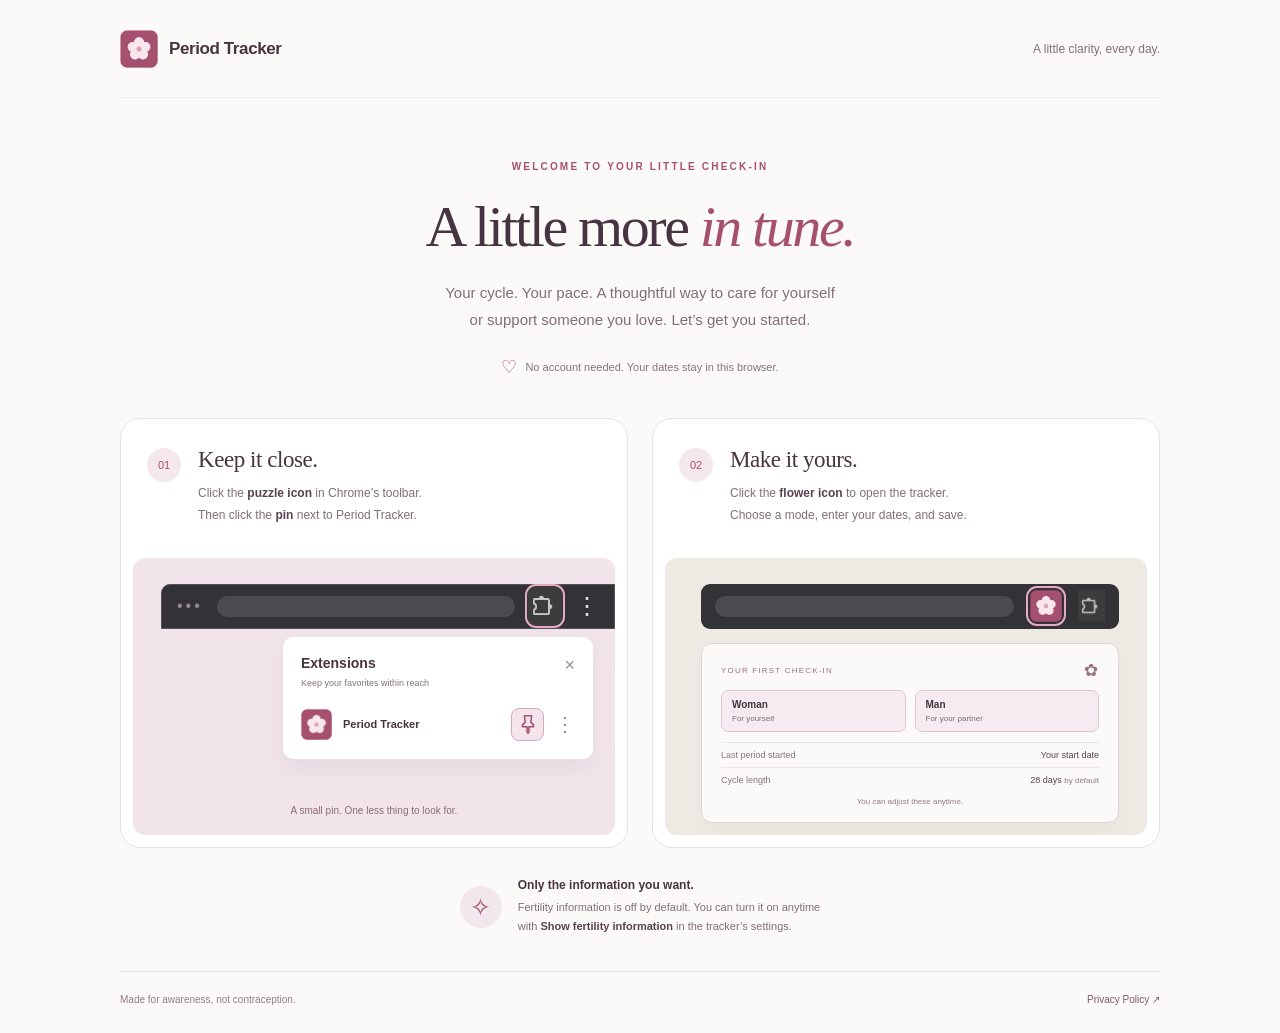
<file: index.html>
<!doctype html>
<html lang="en">
<head><meta charset="utf-8"><meta name="viewport" content="width=device-width, initial-scale=1"><meta name="description" content="Get started with Period Tracker. Pin the extension, add your dates, and choose the guidance that works for you."><title>Welcome to Period Tracker</title><link rel="icon" href="assets/period-tracker.png"><link rel="stylesheet" href="styles.css"></head>
<body><a class="skip" href="#setup">Skip to setup</a><div class="shell">
<header><a class="brand" href="index.html"><img src="assets/period-tracker.png" width="38" height="38" alt=""><span>Period Tracker</span></a><span class="header-note">A little clarity, every day.</span></header>
<main><section class="intro"><span class="eyebrow">WELCOME TO YOUR LITTLE CHECK-IN</span><h1>A little more <em>in tune.</em></h1><p>Your cycle. Your pace. A thoughtful way to care for yourself<br class="desktop-break"> or support someone you love. Let’s get you started.</p><div class="intro-note"><span aria-hidden="true">♡</span> No account needed. Your dates stay in this browser.</div></section>
<section class="steps" id="setup" aria-label="Get started in two steps">
<article class="step"><div class="step-copy"><span class="step-number">01</span><div><h2>Keep it close.</h2><p>Click the <strong>puzzle icon</strong> in Chrome’s toolbar.<br>Then click the <strong>pin</strong> next to Period Tracker.</p></div></div>
<div class="illustration pin-scene" role="img" aria-label="Illustration: open Chrome’s puzzle menu and pin Period Tracker."><div class="browser-bar"><span class="browser-dots">•••</span><span class="address-bar"></span><span class="puzzle-highlight"><img src="assets/extensions-puzzle.png" width="34" height="40" alt=""></span><span class="browser-menu">⋮</span></div><div class="extension-menu"><div class="menu-heading">Extensions<span>×</span></div><div class="menu-subtitle">Keep your favorites within reach</div><div class="extension-row"><img src="assets/period-tracker.png" width="31" height="31" alt=""><b>Period Tracker</b><span class="pin-highlight"><svg viewBox="0 0 24 24" width="22" height="22" aria-hidden="true"><path d="M8 3h8l-1 7 3 3v2h-5v6l-1 1-1-1v-6H6v-2l3-3z" fill="none" stroke="currentColor" stroke-width="1.7" stroke-linejoin="round"/></svg></span><span class="row-menu">⋮</span></div></div><span class="scene-caption">A small pin. One less thing to look for.</span></div></article>
<article class="step"><div class="step-copy"><span class="step-number">02</span><div><h2>Make it yours.</h2><p>Click the <strong>flower icon</strong> to open the tracker.<br>Choose a mode, enter your dates, and save.</p></div></div>
<div class="illustration setup-scene" role="img" aria-label="Illustration: open the flower icon, choose Woman or Man, then enter the last period date and cycle length."><div class="mini-toolbar"><span class="address-bar"></span><span class="flower-highlight"><img src="assets/period-tracker.png" width="32" height="32" alt=""></span><img src="assets/extensions-puzzle.png" width="27" height="32" alt=""></div><div class="setup-note"><div class="note-heading"><span>YOUR FIRST CHECK-IN</span><span aria-hidden="true">✿</span></div><div class="mode-pills"><span>Woman <small>For yourself</small></span><span>Man <small>For your partner</small></span></div><div class="example-row"><span>Last period started</span><b>Your start date</b></div><div class="example-row"><span>Cycle length</span><b>28 days <small>by default</small></b></div><div class="note-footer">You can adjust these anytime.</div></div></div></article>
</section>
<section class="your-choice"><span class="choice-icon" aria-hidden="true">✧</span><div><h2>Only the information you want.</h2><p>Fertility information is off by default. You can turn it on anytime<br class="desktop-break"> with <strong>Show fertility information</strong> in the tracker’s settings.</p></div></section>
</main><footer><span>Made for awareness, not contraception.</span><a href="privacy.html">Privacy Policy <span aria-hidden="true">↗</span></a></footer>
</div></body></html>
</file>
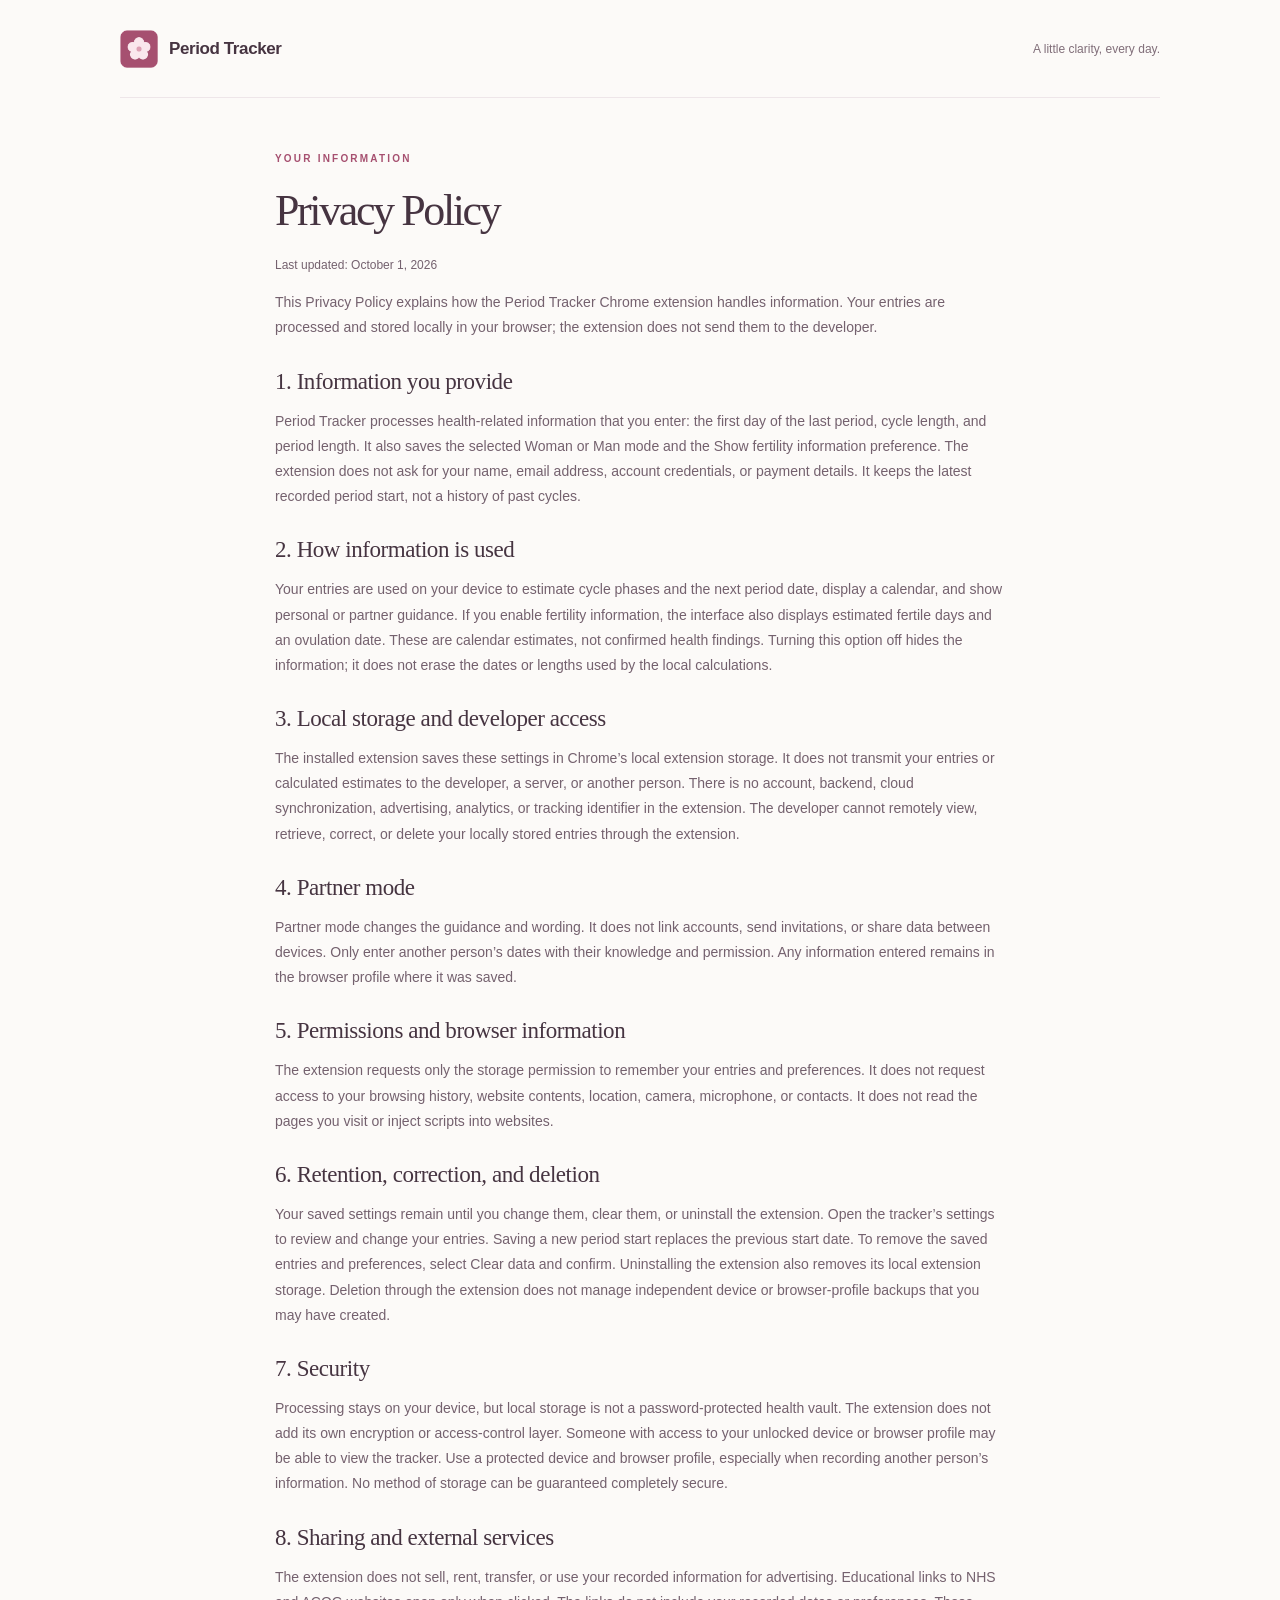
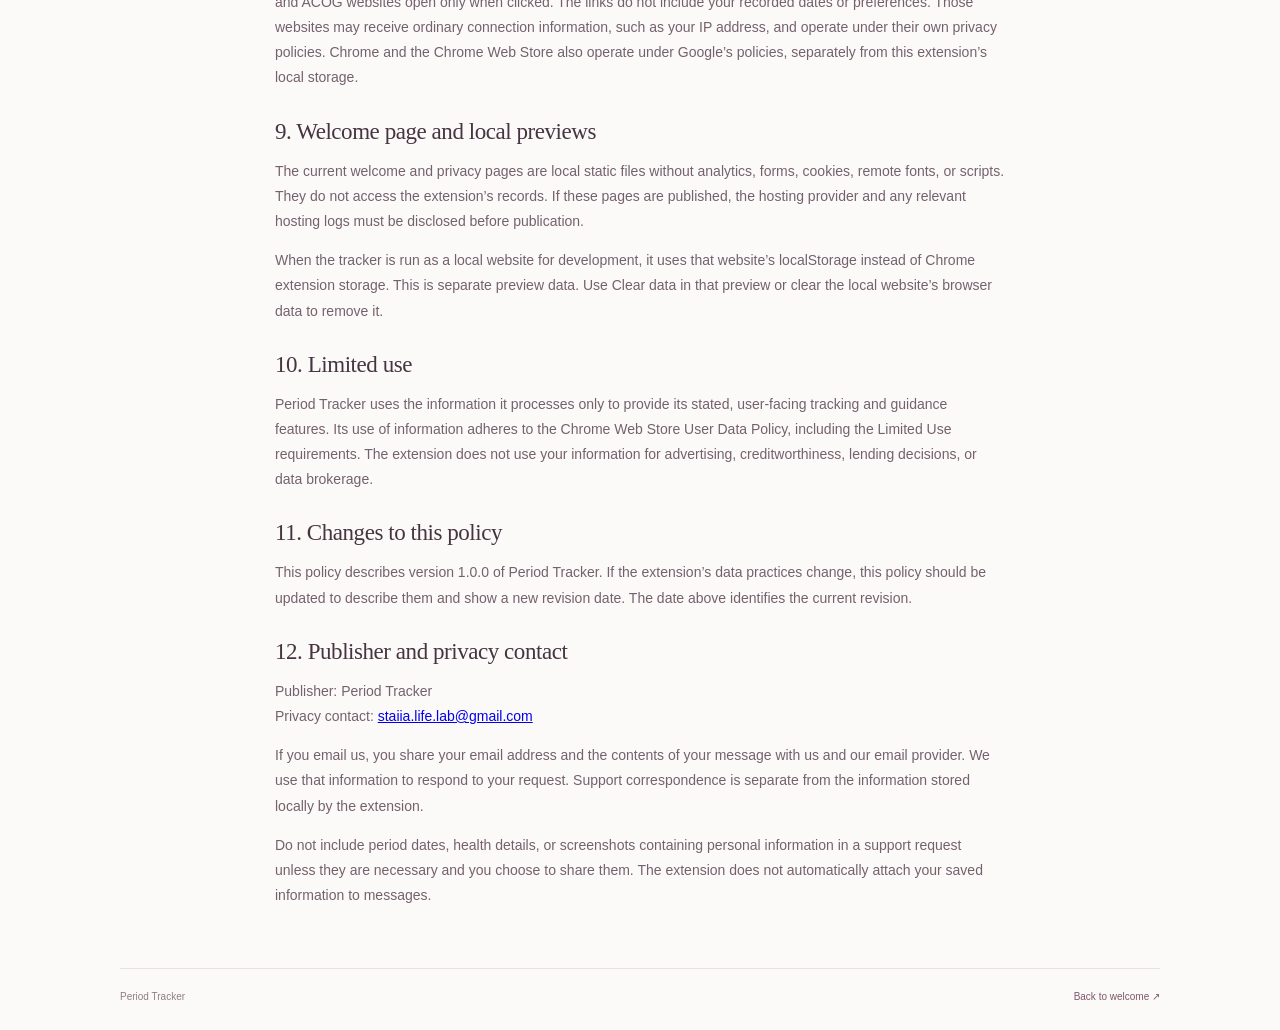
<file: privacy.html>
<!doctype html>
<html lang="en"><head><meta charset="utf-8"><meta name="viewport" content="width=device-width, initial-scale=1"><meta name="description" content="How Period Tracker handles locally stored cycle information, preferences, and deletion."><title>Privacy Policy — Period Tracker</title><link rel="icon" href="../assets/period-tracker.png"><link rel="stylesheet" href="../styles.css"></head>
<body><a class="skip" href="#privacy-policy">Skip to privacy policy</a><div class="shell"><header><a class="brand" href="../index.html"><img src="../assets/period-tracker.png" width="38" height="38" alt=""><span>Period Tracker</span></a><span class="header-note">A little clarity, every day.</span></header><main id="privacy-policy" class="policy"><span class="eyebrow">YOUR INFORMATION</span><h1>Privacy Policy</h1><p class="updated">Last updated: October 1, 2026</p><p>This Privacy Policy explains how the Period Tracker Chrome extension handles information. Your entries are processed and stored locally in your browser; the extension does not send them to the developer.</p><section><h2>1. Information you provide</h2><p>Period Tracker processes health-related information that you enter: the first day of the last period, cycle length, and period length. It also saves the selected Woman or Man mode and the Show fertility information preference. The extension does not ask for your name, email address, account credentials, or payment details. It keeps the latest recorded period start, not a history of past cycles.</p></section><section><h2>2. How information is used</h2><p>Your entries are used on your device to estimate cycle phases and the next period date, display a calendar, and show personal or partner guidance. If you enable fertility information, the interface also displays estimated fertile days and an ovulation date. These are calendar estimates, not confirmed health findings. Turning this option off hides the information; it does not erase the dates or lengths used by the local calculations.</p></section><section><h2>3. Local storage and developer access</h2><p>The installed extension saves these settings in Chrome’s local extension storage. It does not transmit your entries or calculated estimates to the developer, a server, or another person. There is no account, backend, cloud synchronization, advertising, analytics, or tracking identifier in the extension. The developer cannot remotely view, retrieve, correct, or delete your locally stored entries through the extension.</p></section><section><h2>4. Partner mode</h2><p>Partner mode changes the guidance and wording. It does not link accounts, send invitations, or share data between devices. Only enter another person’s dates with their knowledge and permission. Any information entered remains in the browser profile where it was saved.</p></section><section><h2>5. Permissions and browser information</h2><p>The extension requests only the storage permission to remember your entries and preferences. It does not request access to your browsing history, website contents, location, camera, microphone, or contacts. It does not read the pages you visit or inject scripts into websites.</p></section><section><h2>6. Retention, correction, and deletion</h2><p>Your saved settings remain until you change them, clear them, or uninstall the extension. Open the tracker’s settings to review and change your entries. Saving a new period start replaces the previous start date. To remove the saved entries and preferences, select Clear data and confirm. Uninstalling the extension also removes its local extension storage. Deletion through the extension does not manage independent device or browser-profile backups that you may have created.</p></section><section><h2>7. Security</h2><p>Processing stays on your device, but local storage is not a password-protected health vault. The extension does not add its own encryption or access-control layer. Someone with access to your unlocked device or browser profile may be able to view the tracker. Use a protected device and browser profile, especially when recording another person’s information. No method of storage can be guaranteed completely secure.</p></section><section><h2>8. Sharing and external services</h2><p>The extension does not sell, rent, transfer, or use your recorded information for advertising. Educational links to NHS and ACOG websites open only when clicked. The links do not include your recorded dates or preferences. Those websites may receive ordinary connection information, such as your IP address, and operate under their own privacy policies. Chrome and the Chrome Web Store also operate under Google’s policies, separately from this extension’s local storage.</p></section><section><h2>9. Welcome page and local previews</h2><p>The current welcome and privacy pages are local static files without analytics, forms, cookies, remote fonts, or scripts. They do not access the extension’s records. If these pages are published, the hosting provider and any relevant hosting logs must be disclosed before publication.</p><p>When the tracker is run as a local website for development, it uses that website’s localStorage instead of Chrome extension storage. This is separate preview data. Use Clear data in that preview or clear the local website’s browser data to remove it.</p></section><section><h2>10. Limited use</h2><p>Period Tracker uses the information it processes only to provide its stated, user-facing tracking and guidance features. Its use of information adheres to the Chrome Web Store User Data Policy, including the Limited Use requirements. The extension does not use your information for advertising, creditworthiness, lending decisions, or data brokerage.</p></section><section><h2>11. Changes to this policy</h2><p>This policy describes version 1.0.0 of Period Tracker. If the extension’s data practices change, this policy should be updated to describe them and show a new revision date. The date above identifies the current revision.</p></section><section><h2>12. Publisher and privacy contact</h2><p>Publisher: Period Tracker<br>Privacy contact: <a href="mailto:staiia.life.lab@gmail.com">staiia.life.lab@gmail.com</a></p><p>If you email us, you share your email address and the contents of your message with us and our email provider. We use that information to respond to your request. Support correspondence is separate from the information stored locally by the extension.</p><p>Do not include period dates, health details, or screenshots containing personal information in a support request unless they are necessary and you choose to share them. The extension does not automatically attach your saved information to messages.</p></section></main><footer><span>Period Tracker</span><a href="../index.html">Back to welcome ↗</a></footer></div></body></html>
</file>
<file: styles.css>
:root{font-family:-apple-system,BlinkMacSystemFont,"Segoe UI",sans-serif;color:#463441;background:#fcfaf8;--rose:#a65070;--muted:#806e79}*{box-sizing:border-box}body{margin:0}.shell{max-width:1120px;margin:auto;padding:0 40px}header{height:98px;display:flex;align-items:center;justify-content:space-between;border-bottom:1px solid #eee6e9}.brand{display:flex;gap:11px;align-items:center;font-size:17px;font-weight:650;letter-spacing:-.4px;color:inherit;text-decoration:none}.header-note{font-size:12px;color:var(--muted)}.intro{text-align:center;padding:58px 0 40px}.eyebrow{font-size:10px;letter-spacing:2.2px;color:var(--rose);font-weight:650}h1{font-family:Georgia,serif;font-size:58px;letter-spacing:-2.4px;font-weight:400;line-height:1.15;margin:20px 0 18px}h1 em{color:var(--rose);font-weight:400}.intro>p{font-size:15px;line-height:1.8;color:var(--muted);margin:0}.intro-note{display:flex;justify-content:center;gap:8px;align-items:center;margin-top:23px;font-size:11px;color:#85737f}.intro-note>span{font-size:18px;color:var(--rose)}.steps{display:grid;grid-template-columns:1fr 1fr;gap:24px;scroll-margin-top:24px}.step{background:white;border:1px solid #e9e0e4;border-radius:20px;overflow:hidden}.step-copy{display:flex;gap:17px;padding:28px 26px 25px;min-height:139px}.step-number{display:grid;place-items:center;align-self:flex-start;width:34px;height:34px;flex-shrink:0;border-radius:50%;font-size:11px;color:var(--rose);background:#f4e7ed;margin-top:1px}h2{margin:0;font-size:23px;font-weight:400;font-family:Georgia,serif;letter-spacing:-.45px}.step-copy p{font-size:12px;line-height:1.85;color:var(--muted);margin:9px 0 0}strong{font-weight:600;color:#57424f}.illustration{margin:0 12px 12px;height:277px;border-radius:12px;position:relative;overflow:hidden}.pin-scene{background:#f1e5eb;padding-top:26px}.browser-bar{height:45px;margin-left:28px;background:#333337;border:1px solid #535258;border-radius:9px 0 0 0;display:flex;align-items:center;gap:14px;padding:0 15px}.browser-dots{letter-spacing:3px;color:#918a91}.address-bar{height:21px;border-radius:20px;flex:1;background:#4b4a4f}.puzzle-highlight{display:flex;align-items:center;justify-content:center;border-radius:7px;outline:2px solid #e4abc2;outline-offset:2px;background:#4b4b4b;width:32px;height:36px}.puzzle-highlight img{object-fit:contain}.browser-menu{color:#ddd;font-size:24px}.extension-menu{position:absolute;top:79px;right:22px;width:310px;max-width:calc(100% - 44px);background:#fff;border-radius:11px;padding:18px;box-shadow:0 10px 25px #76536515}.menu-heading{font-size:14px;font-weight:600}.menu-heading span{float:right;font-size:18px;color:#9a8c95;font-weight:400}.menu-subtitle{font-size:9px;margin-top:7px;color:#85747f}.extension-row{display:flex;gap:11px;align-items:center;margin-top:20px}.extension-row b{font-size:11px;flex:1;font-weight:550}.pin-highlight{color:var(--rose);background:#f4e5ec;border:1px solid #d7a9bd;display:grid;place-items:center;width:33px;height:33px;border-radius:8px}.row-menu{font-size:20px;color:#95868e}.scene-caption{position:absolute;bottom:19px;left:0;right:0;text-align:center;font-size:10px;color:#8b6c7c}.setup-scene{background:#eeeae3;padding-top:26px}.mini-toolbar{display:flex;align-items:center;gap:16px;background:#333337;margin:0 28px 0 36px;border-radius:9px;height:45px;padding:0 14px}.flower-highlight{display:flex;outline:2px solid #e4abc2;border-radius:7px;outline-offset:2px}.setup-note{position:absolute;top:85px;left:36px;right:28px;background:#fcfaf8;border:1px solid #e0d4da;border-radius:11px;padding:16px 19px;box-shadow:0 8px 15px #75604b0c}.note-heading{display:flex;justify-content:space-between;align-items:center;font-size:8px;letter-spacing:1.2px;color:#9a7083}.note-heading>span:last-child{font-size:17px}.mode-pills{display:flex;gap:9px;margin:9px 0 10px}.mode-pills>span{flex:1;border:1px solid #dfc5d1;border-radius:7px;font-size:10px;font-weight:600;padding:8px 10px;background:#f6ebf0}.mode-pills small{display:block;font-size:8px;font-weight:400;color:#826c78;margin-top:4px}.example-row{display:flex;justify-content:space-between;align-items:center;font-size:9px;padding:7px 0;border-top:1px solid #ece4e8;color:#887581}.example-row b{font-weight:500;color:#594350}.example-row small{color:#917b86;font-size:8px}.note-footer{font-size:8px;color:#927985;text-align:center;margin-top:5px}.your-choice{display:flex;gap:16px;align-items:center;justify-content:center;padding:30px 0 34px}.choice-icon{display:grid;place-items:center;width:42px;height:42px;border-radius:50%;background:#f2e7ec;color:var(--rose);font-size:25px}.your-choice h2{font-family:inherit;letter-spacing:0;font-size:12px;font-weight:600}.your-choice p{font-size:11px;line-height:1.8;color:var(--muted);margin:6px 0 0}footer{display:flex;align-items:center;justify-content:space-between;border-top:1px solid #e9e1e5;padding:22px 0 28px;font-size:10px;color:#907d88}footer a{color:#7d586b;text-decoration:none}footer a:hover{text-decoration:underline}a:focus-visible{outline:3px solid var(--rose);outline-offset:5px}.skip{position:absolute;top:-80px;left:20px;background:white;color:var(--rose);padding:12px;z-index:10}.skip:focus{top:12px}.policy{max-width:730px;margin:50px auto 60px}.policy h1{font-size:44px}.policy h2{font-size:23px;margin:28px 0 12px}.policy p,.policy li{font-size:14px;line-height:1.8;color:#74616e}.policy .draft{border:1px solid #dfc5d1;background:#f5eaf0;padding:14px 18px;border-radius:12px}.policy .updated{font-size:12px}.policy ul{padding-left:22px}@media(max-width:760px){.shell{padding:0 22px}header{height:80px}.header-note{display:none}.intro{padding:42px 0 30px}h1{font-size:43px;letter-spacing:-1.8px}.intro>p{font-size:14px}.desktop-break{display:none}.steps{grid-template-columns:1fr;gap:18px}.step-copy{padding:24px 20px;gap:13px}.step-copy p{font-size:12px}.your-choice{align-items:flex-start;padding:26px 4px}.choice-icon{flex-shrink:0}.illustration{height:277px}.policy{margin-top:32px}}@media(max-width:370px){.shell{padding:0 14px}h1{font-size:38px}.step-copy{padding:22px 15px}.step-number{width:28px;height:28px}.step-copy p{font-size:11px}.setup-note{left:20px;right:20px}.mini-toolbar{margin-left:20px;margin-right:20px}footer{font-size:9px}}
</file>
